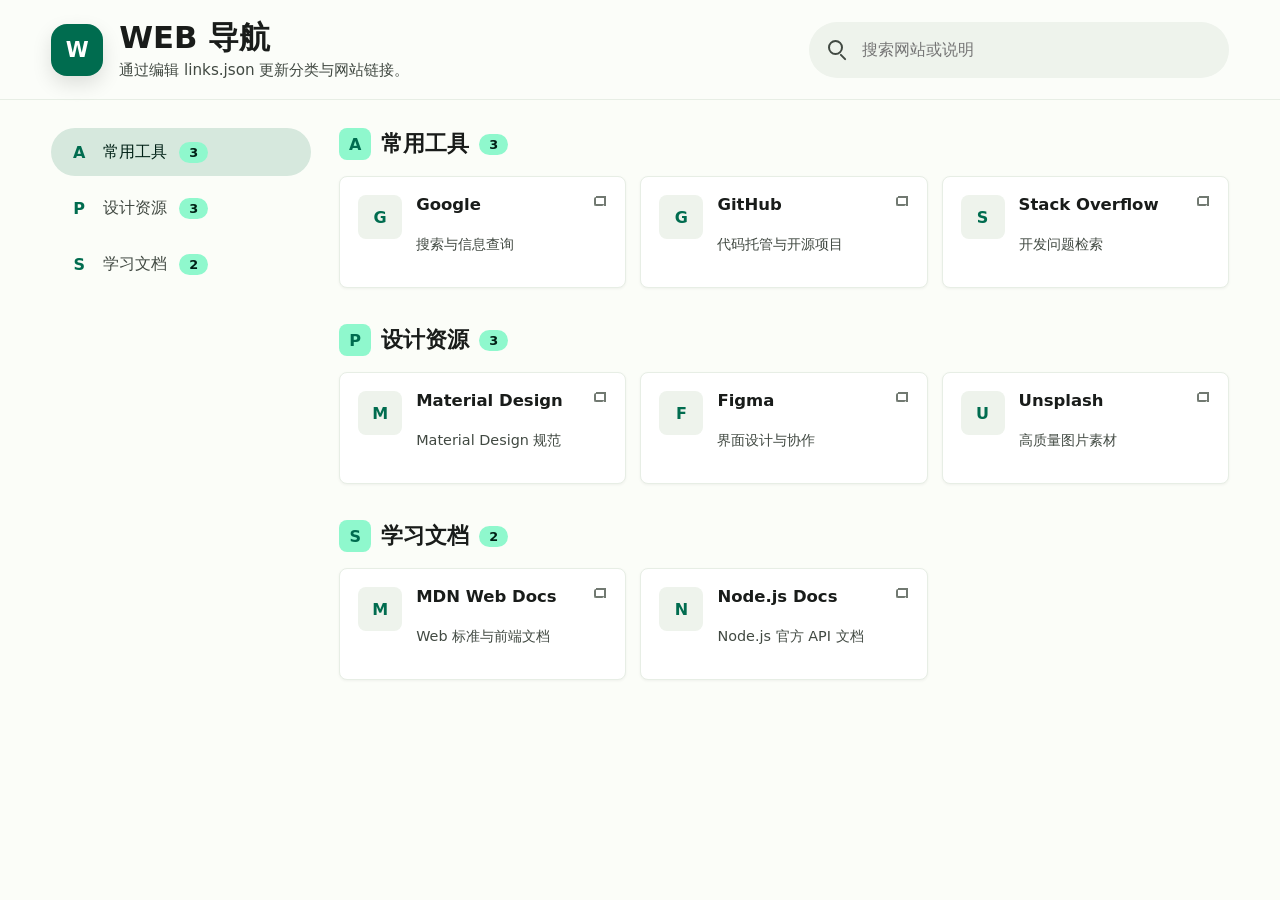
<file: index.html>
<!doctype html>
<html lang="zh-CN">
  <head>
    <meta charset="UTF-8" />
    <meta name="viewport" content="width=device-width, initial-scale=1.0" />
    <title>WEB &#23548;&#33322;</title>
    <link rel="stylesheet" href="styles.css" />
  </head>
  <body>
    <header class="top-app-bar">
      <div class="brand">
        <span class="brand-icon" aria-hidden="true">W</span>
        <div>
          <h1 id="site-title">WEB &#23548;&#33322;</h1>
          <p id="site-description">&#27491;&#22312;&#21152;&#36733;&#23548;&#33322;&#25968;&#25454;...</p>
        </div>
      </div>
      <label class="search-shell" for="search-input">
        <span class="search-icon" aria-hidden="true"></span>
        <input
          id="search-input"
          type="search"
          placeholder="&#25628;&#32034;&#32593;&#31449;&#25110;&#35828;&#26126;"
          autocomplete="off"
        />
      </label>
    </header>

    <main class="layout">
      <aside class="sidebar" aria-label="&#20998;&#31867;">
        <nav id="category-tabs" class="category-tabs"></nav>
      </aside>

      <section class="content">
        <div id="status" class="status" role="status"></div>
        <div id="category-sections" class="category-sections"></div>
      </section>
    </main>

    <template id="category-template">
      <section class="category-section">
        <div class="section-heading">
          <span class="section-icon" aria-hidden="true"></span>
          <h2></h2>
          <span class="count"></span>
        </div>
        <div class="link-grid"></div>
      </section>
    </template>

    <template id="link-template">
      <a class="link-card" target="_blank" rel="noopener noreferrer">
        <span class="launch-icon" aria-hidden="true"></span>
        <span class="favicon" aria-hidden="true"></span>
        <span class="link-text">
          <strong></strong>
          <span></span>
        </span>
      </a>
    </template>

    <script src="app.js"></script>
  </body>
</html>
</file>
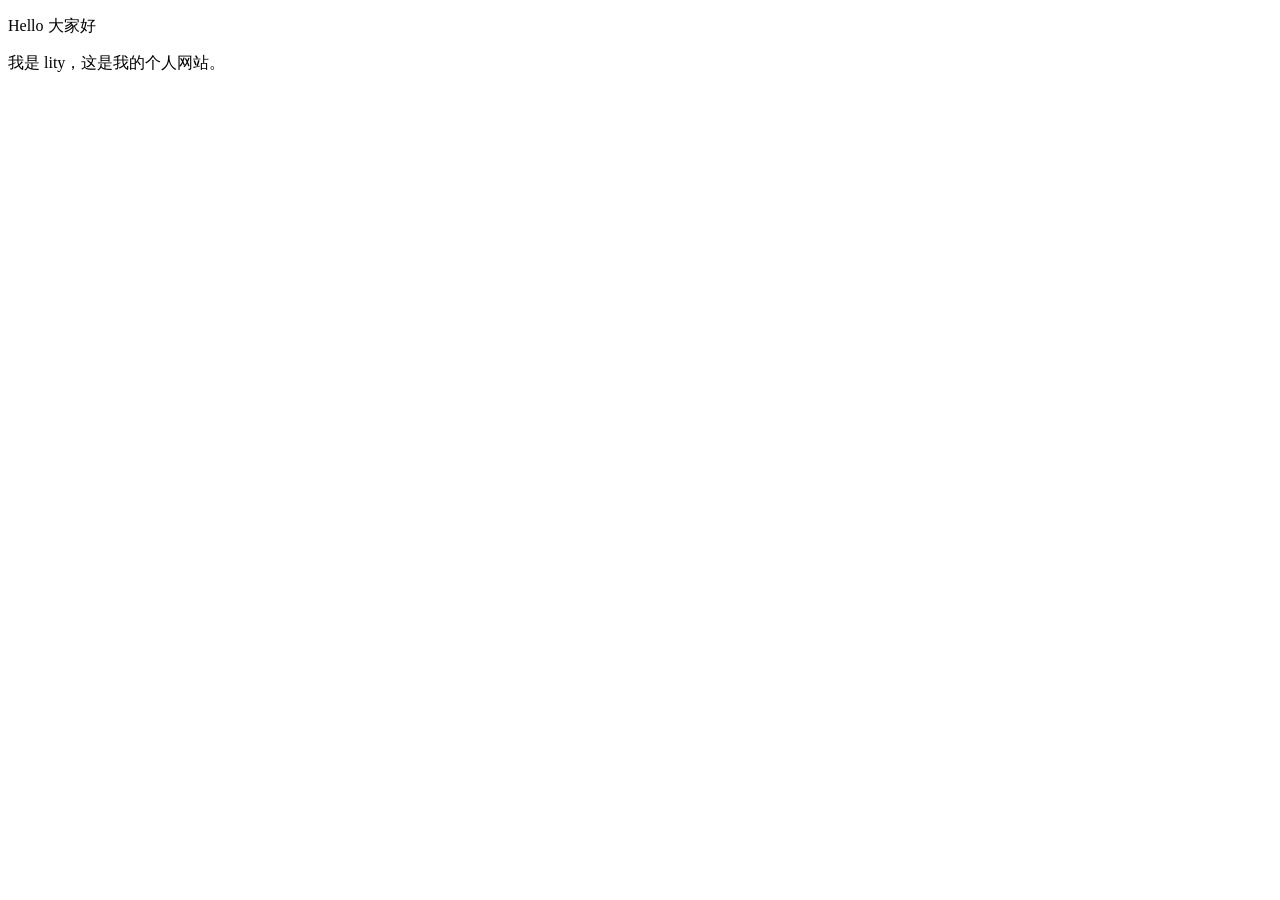
<file: module/Web Test/index.html>
<!doctype html>
<html lang="zh-CN">
  <head>
    <meta charset="UTF-8" />
    <meta name="viewport" content="width=device-width, initial-scale=1.0" />
    <title>Web Serial</title>
  </head>
  <body>
    <p>Hello &#22823;&#23478;&#22909;</p>
    <p>&#25105;&#26159; lity&#65292;&#36825;&#26159;&#25105;&#30340;&#20010;&#20154;&#32593;&#31449;&#12290;</p>
  </body>
</html>
</file>
<file: styles.css>
:root {
  color-scheme: light;
  --md-primary: #006c4f;
  --md-on-primary: #ffffff;
  --md-primary-container: #8ff8cd;
  --md-on-primary-container: #002116;
  --md-secondary-container: #d6e8dd;
  --md-surface: #fbfdf8;
  --md-surface-container: #eef3ec;
  --md-surface-container-high: #e7eee5;
  --md-on-surface: #191c1a;
  --md-on-surface-variant: #414942;
  --md-outline: #717971;
  --md-shadow: rgba(0, 0, 0, 0.12);
  font-family: system-ui, -apple-system, BlinkMacSystemFont, "Segoe UI", "Microsoft YaHei", sans-serif;
}

* {
  box-sizing: border-box;
}

body {
  min-height: 100vh;
  margin: 0;
  background: var(--md-surface);
  color: var(--md-on-surface);
}

.top-app-bar {
  position: sticky;
  top: 0;
  z-index: 5;
  display: flex;
  align-items: center;
  justify-content: space-between;
  gap: 24px;
  min-height: 96px;
  padding: 18px clamp(20px, 4vw, 56px);
  background: color-mix(in srgb, var(--md-surface) 88%, white);
  border-bottom: 1px solid var(--md-surface-container-high);
  backdrop-filter: blur(16px);
}

.brand {
  display: flex;
  align-items: center;
  gap: 16px;
  min-width: 0;
}

.brand-icon {
  display: grid;
  place-items: center;
  width: 52px;
  height: 52px;
  flex: 0 0 auto;
  color: var(--md-on-primary);
  background: var(--md-primary);
  border-radius: 16px;
  box-shadow: 0 8px 20px var(--md-shadow);
  font-size: 1.3rem;
  font-weight: 700;
}

h1,
h2,
p {
  margin: 0;
}

h1 {
  font-size: clamp(1.35rem, 2.4vw, 2rem);
  font-weight: 700;
  line-height: 1.25;
}

.brand p {
  margin-top: 4px;
  color: var(--md-on-surface-variant);
  font-size: 0.95rem;
}

.search-shell {
  display: flex;
  align-items: center;
  gap: 12px;
  width: min(420px, 42vw);
  min-height: 56px;
  padding: 0 18px;
  background: var(--md-surface-container);
  border: 1px solid transparent;
  border-radius: 28px;
  color: var(--md-on-surface-variant);
  transition: border-color 160ms ease, background 160ms ease, box-shadow 160ms ease;
}

.search-shell:focus-within {
  background: #ffffff;
  border-color: var(--md-primary);
  box-shadow: 0 2px 10px var(--md-shadow);
}

.search-shell input {
  width: 100%;
  border: 0;
  outline: 0;
  background: transparent;
  color: var(--md-on-surface);
  font: inherit;
}

.search-icon {
  position: relative;
  width: 20px;
  height: 20px;
  flex: 0 0 auto;
}

.search-icon::before {
  position: absolute;
  width: 11px;
  height: 11px;
  border: 2px solid currentColor;
  border-radius: 50%;
  content: "";
}

.search-icon::after {
  position: absolute;
  right: 1px;
  bottom: 2px;
  width: 8px;
  height: 2px;
  background: currentColor;
  border-radius: 999px;
  content: "";
  transform: rotate(45deg);
  transform-origin: center;
}

.layout {
  display: grid;
  grid-template-columns: 260px minmax(0, 1fr);
  gap: 28px;
  width: min(1440px, 100%);
  margin: 0 auto;
  padding: 28px clamp(20px, 4vw, 56px) 48px;
}

.sidebar {
  position: sticky;
  top: 124px;
  height: fit-content;
}

.category-tabs {
  display: grid;
  gap: 8px;
}

.category-tab {
  display: flex;
  align-items: center;
  gap: 12px;
  min-height: 48px;
  padding: 0 16px;
  border-radius: 24px;
  color: var(--md-on-surface-variant);
  text-decoration: none;
  font-weight: 500;
  transition: background 160ms ease, color 160ms ease;
}

.tab-icon,
.section-icon {
  display: grid;
  place-items: center;
  flex: 0 0 auto;
  color: var(--md-primary);
  font-weight: 700;
}

.tab-icon {
  width: 24px;
  height: 24px;
}

.category-tab:hover,
.category-tab.active {
  background: var(--md-secondary-container);
  color: var(--md-on-primary-container);
}

.content {
  min-width: 0;
}

.status {
  display: none;
  margin-bottom: 18px;
  padding: 14px 18px;
  background: var(--md-surface-container);
  border-radius: 8px;
  color: var(--md-on-surface-variant);
}

.status.visible {
  display: block;
}

.category-sections {
  display: grid;
  gap: 36px;
}

.category-section {
  scroll-margin-top: 128px;
}

.section-heading {
  display: flex;
  align-items: center;
  gap: 10px;
  margin-bottom: 16px;
}

.section-icon {
  width: 32px;
  height: 32px;
  background: var(--md-primary-container);
  border-radius: 8px;
}

h2 {
  font-size: 1.35rem;
  line-height: 1.3;
}

.count {
  padding: 3px 10px;
  background: var(--md-primary-container);
  border-radius: 999px;
  color: var(--md-on-primary-container);
  font-size: 0.8rem;
  font-weight: 700;
}

.link-grid {
  display: grid;
  grid-template-columns: repeat(auto-fill, minmax(240px, 1fr));
  gap: 14px;
}

.link-card {
  position: relative;
  display: grid;
  grid-template-columns: 44px minmax(0, 1fr);
  gap: 14px;
  min-height: 112px;
  padding: 18px;
  overflow: hidden;
  background: #ffffff;
  border: 1px solid var(--md-surface-container-high);
  border-radius: 8px;
  color: inherit;
  text-decoration: none;
  box-shadow: 0 1px 3px rgba(0, 0, 0, 0.05);
  transition: transform 160ms ease, box-shadow 160ms ease, border-color 160ms ease;
}

.link-card:hover {
  transform: translateY(-2px);
  border-color: color-mix(in srgb, var(--md-primary) 45%, var(--md-surface-container-high));
  box-shadow: 0 8px 20px var(--md-shadow);
}

.favicon {
  display: grid;
  place-items: center;
  width: 44px;
  height: 44px;
  align-self: start;
  background: var(--md-surface-container);
  border-radius: 8px;
  color: var(--md-primary);
  font-weight: 700;
}

.favicon img {
  width: 22px;
  height: 22px;
}

.link-text {
  display: grid;
  gap: 6px;
  min-width: 0;
  padding-right: 22px;
}

.link-text strong {
  overflow: hidden;
  font-size: 1.03rem;
  font-weight: 700;
  text-overflow: ellipsis;
  white-space: nowrap;
}

.link-text span {
  display: -webkit-box;
  overflow: hidden;
  color: var(--md-on-surface-variant);
  font-size: 0.9rem;
  line-height: 1.45;
  -webkit-box-orient: vertical;
  -webkit-line-clamp: 2;
}

.launch-icon {
  position: absolute;
  top: 16px;
  right: 16px;
  width: 18px;
  height: 18px;
  color: var(--md-outline);
}

.launch-icon::before,
.launch-icon::after {
  position: absolute;
  content: "";
}

.launch-icon::before {
  inset: 4px 5px 5px 3px;
  border: 2px solid currentColor;
  border-top: 0;
  border-right: 0;
  border-radius: 2px;
}

.launch-icon::after {
  top: 3px;
  right: 3px;
  width: 8px;
  height: 8px;
  border-top: 2px solid currentColor;
  border-right: 2px solid currentColor;
}

.hidden {
  display: none;
}

@media (max-width: 860px) {
  .top-app-bar {
    position: static;
    align-items: stretch;
    flex-direction: column;
    gap: 16px;
  }

  .search-shell {
    width: 100%;
  }

  .layout {
    display: block;
    padding-top: 20px;
  }

  .sidebar {
    position: static;
    margin-bottom: 24px;
    overflow-x: auto;
  }

  .category-tabs {
    display: flex;
    gap: 10px;
    width: max-content;
    min-width: 100%;
    padding-bottom: 4px;
  }

  .category-tab {
    white-space: nowrap;
  }
}

@media (max-width: 520px) {
  .top-app-bar {
    padding-inline: 16px;
  }

  .layout {
    padding-inline: 16px;
  }

  .brand-icon {
    width: 46px;
    height: 46px;
    border-radius: 14px;
  }

  .link-grid {
    grid-template-columns: 1fr;
  }
}
</file>
